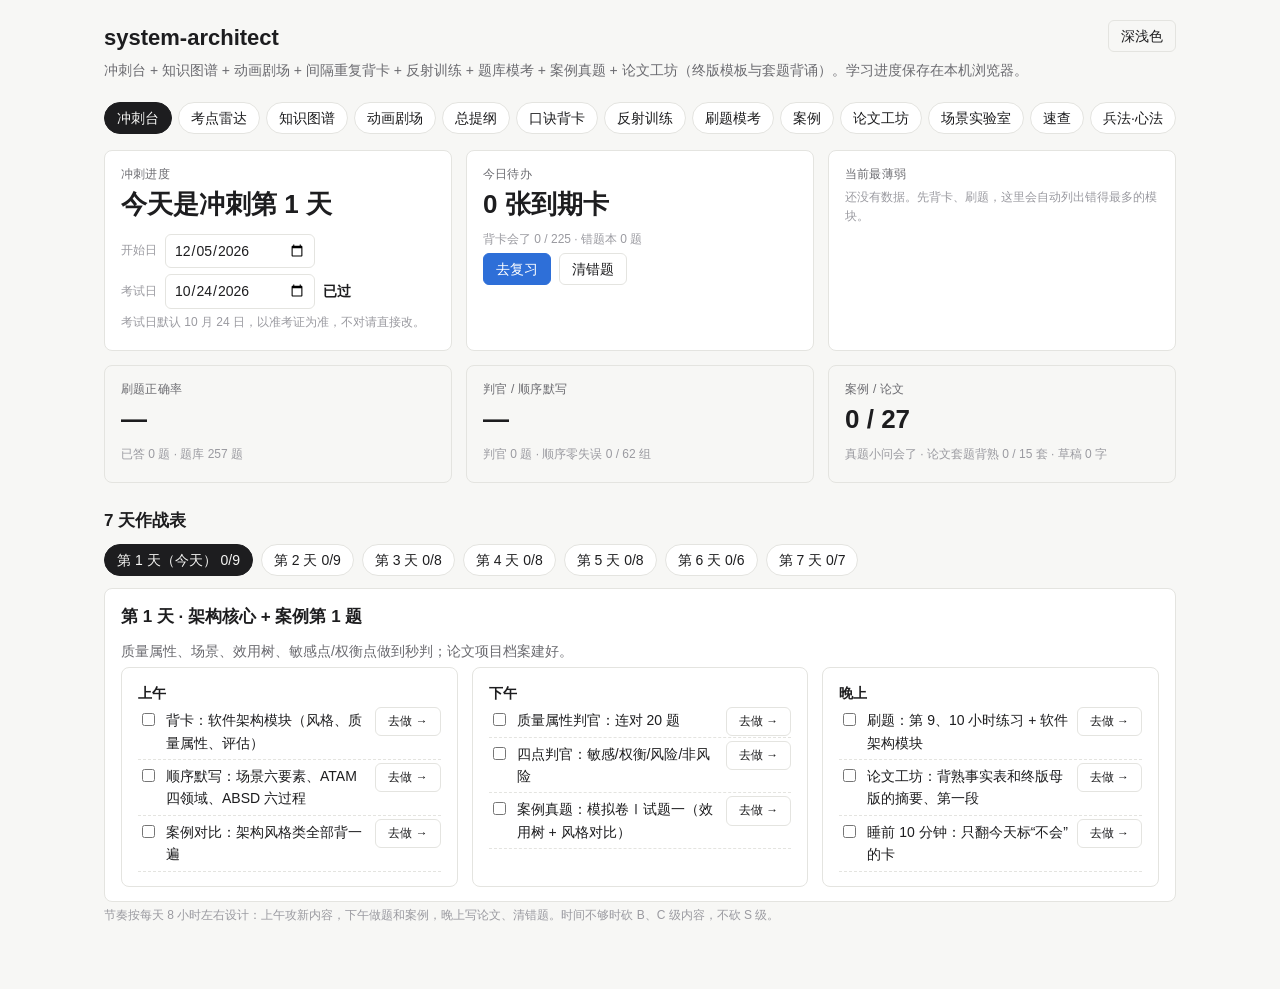
<file: 交互学习面板/index.html>
<!DOCTYPE html>
<html lang="zh-CN">
<head>
  <meta charset="UTF-8" />
  <meta name="viewport" content="width=device-width, initial-scale=1" />
  <title>system-architect</title>
  <link rel="stylesheet" href="style.css" />
</head>
<body>
  <header class="top">
    <div>
      <h1>system-architect</h1>
      <p class="muted">冲刺台 + 知识图谱 + 动画剧场 + 间隔重复背卡 + 反射训练 + 题库模考 + 案例真题 + 论文工坊（终版模板与套题背诵）。学习进度保存在本机浏览器。</p>
    </div>
    <button id="themeBtn" class="ghost" title="切换深浅色">深浅色</button>
  </header>
  <nav id="tabs" class="tabs"></nav>
  <main id="app"></main>
  <script src="data.js"></script>
  <script src="outline.js"></script>
  <script src="md.js"></script>
  <script src="case.js"></script>
  <script src="case-real.js"></script>
  <script src="drill.js"></script>
  <script src="plan.js"></script>
  <script src="book.js"></script>
  <script src="bank.js"></script>
  <script src="essay-data.js"></script>
  <script src="essay-matrix.js"></script>
  <script src="essay-vocab.js"></script>
  <script src="quiz-notes.js"></script>
  <script src="graph-data.js"></script>
  <script src="ui-sprint.js"></script>
  <script src="ui-drill.js"></script>
  <script src="ui-case.js"></script>
  <script src="ui-essay.js"></script>
  <script src="ui-quiz.js"></script>
  <script src="ui-anim.js"></script>
  <script src="sim-a.js"></script>
  <script src="sim-b.js"></script>
  <script src="ui-graph.js"></script>
  <script src="app.js"></script>
</body>
</html>
</file>
<file: 交互学习面板/style.css>
:root {
  --bg: #f7f7f5; --panel: #ffffff; --text: #1d1d1f; --muted: #6b6b70; --faint: #9a9aa0;
  --line: #e4e4e0; --fill: #f0f0ec; --accent: #2e6fd8; --accent-soft: #e6eefb;
  --ok: #1f8a65; --mid: #c68a12; --bad: #c0463c;
}
body.dark {
  --bg: #17171a; --panel: #1f1f23; --text: #ececee; --muted: #a0a0a8; --faint: #6f6f78;
  --line: #2e2e34; --fill: #26262b; --accent: #6ea0ff; --accent-soft: #24304a;
  --ok: #52b896; --mid: #e8c030; --bad: #e07a70;
}
* { box-sizing: border-box; }
body { margin: 0; background: var(--bg); color: var(--text); font: 14px/1.6 -apple-system, "PingFang SC", "Microsoft YaHei", sans-serif; }
h1 { font-size: 22px; margin: 0 0 2px; }
h2 { font-size: 17px; margin: 24px 0 10px; }
h3 { font-size: 15px; margin: 14px 0 6px; }
p { margin: 4px 0; }
.muted { color: var(--muted); }
.faint { color: var(--faint); font-size: 12px; }
.top { display: flex; justify-content: space-between; align-items: flex-start; gap: 12px; padding: 20px 24px 8px; max-width: 1120px; margin: 0 auto; }
main { max-width: 1120px; margin: 0 auto; padding: 0 24px 60px; }
.tabs { display: flex; gap: 6px; flex-wrap: wrap; padding: 8px 24px 16px; max-width: 1120px; margin: 0 auto; }
button { font: inherit; cursor: pointer; border-radius: 6px; border: 1px solid var(--line); background: var(--panel); color: var(--text); padding: 4px 12px; }
button:hover { border-color: var(--faint); }
button.primary { background: var(--accent); border-color: var(--accent); color: #fff; }
button.ghost { background: transparent; }
button.pill { border-radius: 999px; }
button.pill.on { background: var(--text); color: var(--bg); border-color: var(--text); }
button:disabled { opacity: .45; cursor: default; }
input, select, textarea { font: inherit; color: var(--text); background: var(--panel); border: 1px solid var(--line); border-radius: 6px; padding: 4px 8px; }
input { width: 110px; }
input.wide { width: 100%; max-width: 480px; }
input[type="date"] { width: 150px; }
.row { display: flex; gap: 8px; align-items: center; flex-wrap: wrap; }
.grid { display: grid; gap: 14px; }
.g2 { grid-template-columns: repeat(2, minmax(0, 1fr)); }
.g3 { grid-template-columns: repeat(3, minmax(0, 1fr)); }
@media (max-width: 760px) { .g2, .g3 { grid-template-columns: 1fr; } }
.panel { background: var(--panel); border: 1px solid var(--line); border-radius: 8px; padding: 14px 16px; }
.panel.flat { background: transparent; }
.label { font-size: 12px; color: var(--muted); letter-spacing: .02em; }
.big { font-size: 26px; font-weight: 600; }
table { border-collapse: collapse; width: 100%; font-size: 13px; }
th, td { text-align: left; padding: 6px 8px; border-bottom: 1px solid var(--line); vertical-align: top; }
th { color: var(--muted); font-weight: 500; }
.pre { white-space: pre-line; }
.hl { color: var(--accent); font-weight: 600; }
.ok { color: var(--ok); } .mid { color: var(--mid); } .bad { color: var(--bad); }
.dot { display: inline-block; width: 8px; height: 8px; border-radius: 50%; background: var(--line); margin-right: 6px; vertical-align: middle; }
.dot.s0 { background: var(--bad); } .dot.s1 { background: var(--mid); } .dot.s2 { background: var(--ok); }

/* 进度条 */
.bar { display: flex; height: 8px; border-radius: 4px; overflow: hidden; background: var(--fill); }
.bar span { display: block; height: 100%; }
.hbar { display: grid; grid-template-columns: 130px 1fr 44px; gap: 8px; align-items: center; margin: 5px 0; font-size: 13px; }
.hbar .track { background: var(--fill); height: 14px; border-radius: 3px; overflow: hidden; }
.hbar .fillbar { background: var(--accent); height: 100%; }

/* 翻转卡 */
.flash { min-height: 260px; border: 1px solid var(--line); border-radius: 10px; background: var(--panel); padding: 22px 24px; cursor: pointer; }
.flash .q { font-size: 18px; font-weight: 600; margin: 6px 0 14px; }
.flash .sec { margin-top: 12px; padding-top: 10px; border-top: 1px dashed var(--line); }
.tag { display: inline-block; font-size: 12px; padding: 0 8px; border-radius: 999px; background: var(--fill); color: var(--muted); margin-right: 6px; }
.listrow { padding: 8px 4px; border-bottom: 1px solid var(--line); cursor: pointer; }
.listrow .ans { margin: 6px 0 4px 14px; color: var(--muted); }

/* 测验 */
.opt { display: block; width: 100%; text-align: left; padding: 9px 12px; margin: 6px 0; }
.opt.right { border-color: var(--ok); background: color-mix(in srgb, var(--ok) 12%, transparent); }
.opt.wrong { border-color: var(--bad); background: color-mix(in srgb, var(--bad) 12%, transparent); }

/* 场景 */
.blocks { display: inline-flex; gap: 3px; vertical-align: middle; }
.blocks i { width: 14px; height: 10px; border-radius: 2px; background: var(--fill); display: inline-block; }
.blocks i.on { background: var(--accent); }
.verdict { font-size: 20px; font-weight: 600; margin: 6px 0; }
.matrix td, .matrix th { text-align: center; }
.matrix td.me { font-weight: 600; color: var(--accent); }
body.wide .top, body.wide .tabs, body.wide main { max-width: 1180px; }
.md-layout { display: grid; grid-template-columns: 210px minmax(0, 1fr); gap: 22px; align-items: start; }
.md-toc { position: sticky; top: 12px; max-height: calc(100vh - 24px); overflow: auto; padding-right: 8px; }
.md-toc a { display: block; color: var(--muted); text-decoration: none; padding: 3px 0; font-size: 13px; }
.md-toc a.h3 { padding-left: 12px; font-size: 12px; }
.md-toc a:hover { color: var(--accent); }
.md-body { background: var(--panel); border: 1px solid var(--line); border-radius: 10px; padding: 8px 28px 36px; }
.md-body h1 { font-size: 24px; line-height: 1.35; margin: 22px 0 12px; }
.md-body h2 { font-size: 18px; margin: 28px 0 10px; padding-top: 8px; border-top: 1px solid var(--line); }
.md-body h3 { font-size: 15px; margin: 18px 0 8px; color: var(--accent); }
.md-body p, .md-body li { line-height: 1.75; }
.md-body blockquote { margin: 12px 0; padding: 8px 14px; background: var(--accent-soft); border-left: 3px solid var(--accent); border-radius: 0 6px 6px 0; }
.md-body hr { border: 0; border-top: 1px solid var(--line); margin: 18px 0; }
.md-body code { font-family: ui-monospace, Consolas, monospace; font-size: 0.92em; background: var(--fill); padding: 1px 5px; border-radius: 4px; }
.md-body .math { font-family: ui-monospace, Consolas, monospace; background: var(--fill); padding: 1px 6px; border-radius: 4px; }
.md-body strong { font-weight: 650; }
.md-table { overflow-x: auto; margin: 10px 0 16px; }
.md-body table { font-size: 13px; }
.md-body th { background: var(--fill); }
.md-body ul, .md-body ol { padding-left: 1.3em; margin: 8px 0; }
@media (max-width: 760px) { .md-layout { grid-template-columns: 1fr; } .md-toc { position: static; max-height: 180px; border-bottom: 1px solid var(--line); } }
svg text { fill: var(--text); font-size: 12px; }
svg .box { fill: var(--panel); stroke: var(--line); }
svg .boxbad { fill: var(--panel); stroke: var(--bad); stroke-dasharray: 4 3; }
svg .flow { stroke: var(--faint); stroke-width: 1.6; fill: none; }
svg .flowbad { stroke: var(--bad); stroke-width: 1.6; fill: none; }
.check { display: flex; gap: 8px; align-items: flex-start; padding: 5px 0; }
.check input { width: auto; margin-top: 4px; }
textarea.note { display: block; width: 100%; min-height: 72px; margin-top: 10px; resize: vertical; line-height: 1.6; }
textarea.note.para { min-height: 148px; }
.case-dims { margin: 8px 0 0; padding-left: 1.3em; color: var(--muted); }
.case-dims li { margin: 2px 0; }
.case-scroll { overflow-x: auto; }
.mask { display: inline-block; padding: 1px 8px; border-radius: 4px; background: var(--fill); color: var(--faint); font-size: 12px; }
td[data-act="casecell"] { cursor: pointer; }
td[data-act="casecell"]:hover { background: var(--accent-soft); }
td[data-act="packcell"] { cursor: pointer; }

/* 模考 */
.opt.chosen { border-color: var(--accent); background: var(--accent-soft); }
.dots { display: flex; flex-wrap: wrap; gap: 4px; margin: 10px 0; }
.dotbtn { width: 30px; padding: 2px 0; font-size: 12px; text-align: center; }
.dotbtn.done { background: var(--accent-soft); border-color: var(--accent); }
.dotbtn.cur { outline: 2px solid var(--text); }

/* 反射训练 */
.big-flash { cursor: default; min-height: 200px; }
.big-flash .q { font-size: 22px; }
.countdown { height: 6px; background: var(--fill); border-radius: 3px; overflow: hidden; margin-top: 18px; }
.countdown span { display: block; height: 100%; background: var(--mid); animation: countdown 3s linear forwards; }
@keyframes countdown { from { width: 100%; } to { width: 0; background: var(--bad); } }
.seq-opt, .judge-opt { display: inline-block; width: auto; margin: 4px 0; }
.seq-done { margin: 8px 0; padding-left: 22px; color: var(--ok); }

/* 冲刺台与雷达 */
.task { display: flex; justify-content: space-between; align-items: flex-start; gap: 6px; border-bottom: 1px dashed var(--line); }
.task button { white-space: nowrap; font-size: 12px; margin-top: 3px; }
.radar tr.click { cursor: pointer; }
.radar tr.click:hover { background: var(--fill); }
.tier { display: inline-block; min-width: 22px; text-align: center; border-radius: 4px; font-weight: 600; color: #fff; }
.tier.tS { background: var(--bad); } .tier.tA { background: var(--mid); } .tier.tB { background: var(--accent); } .tier.tC { background: var(--faint); }

/* 论文工坊 */
.form-row { display: grid; grid-template-columns: 120px 1fr; gap: 10px; align-items: start; margin: 6px 0; }
.form-row label { padding-top: 14px; color: var(--muted); }
textarea.note.short { min-height: 44px; margin-top: 6px; }
textarea.note.essay { min-height: 460px; }
pre.skeleton { white-space: pre-wrap; font: inherit; font-size: 13px; background: var(--fill); padding: 12px; border-radius: 6px; max-height: 560px; overflow: auto; }
@media (max-width: 760px) { .form-row { grid-template-columns: 1fr; } .form-row label { padding-top: 0; } }
</file>
